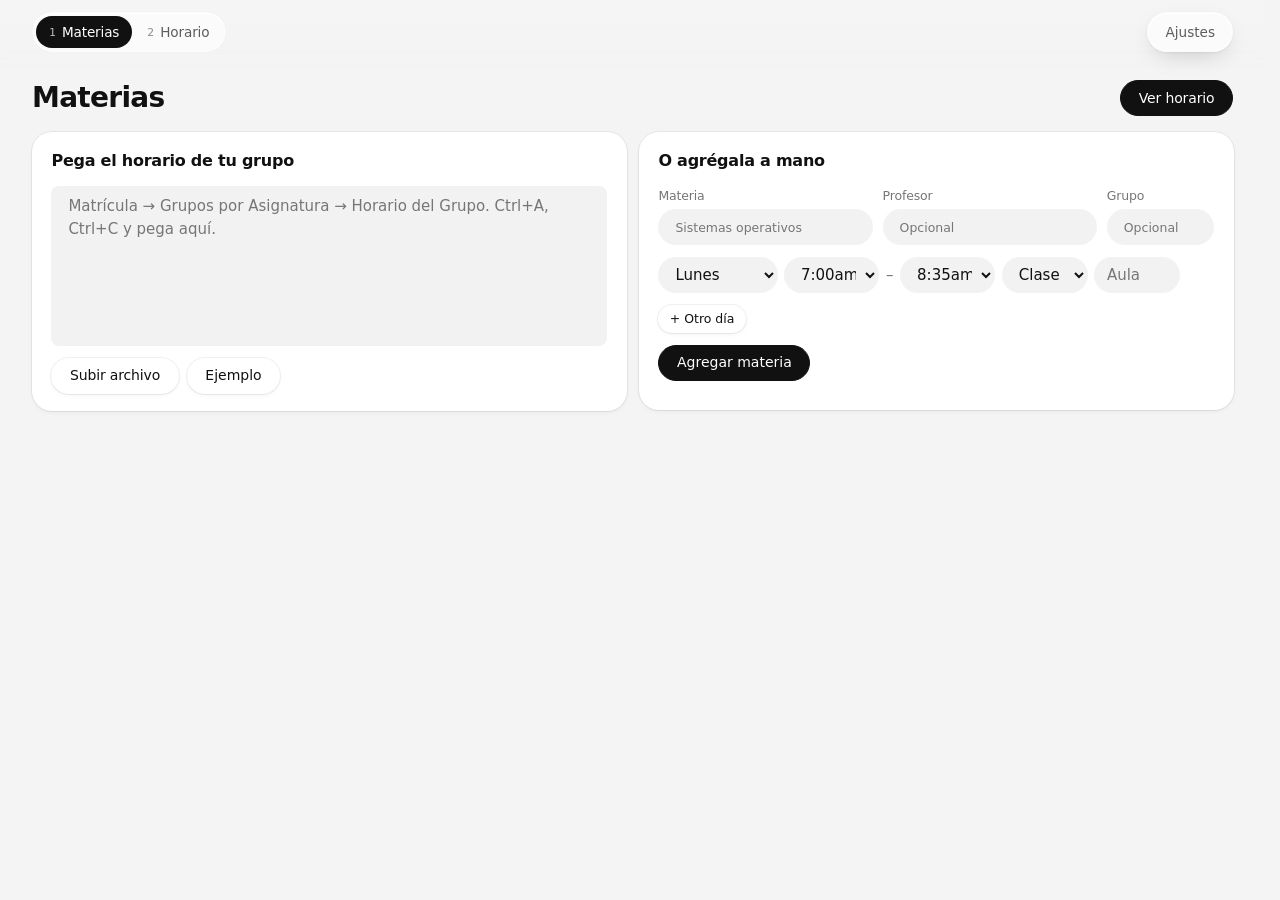
<file: index.html>
<!doctype html>
<html lang="es">
<head>
  <meta charset="utf-8">
  <!-- style-src-attr: SVG de Ajustes -->
  <meta http-equiv="Content-Security-Policy" content="default-src 'self'; script-src 'self'; style-src-elem 'self'; style-src-attr 'unsafe-inline'; img-src 'self' data:; object-src 'none'; base-uri 'none'; form-action 'none'">
  <meta name="viewport" content="width=device-width, initial-scale=1, viewport-fit=cover">
  <title>Horario</title>
  <meta name="description" content="Arma tu horario sin choques, ordenado según tus preferencias.">
  <meta name="color-scheme" content="light dark">
  <meta name="theme-color" content="#f4f4f4" media="(prefers-color-scheme: light)">
  <meta name="theme-color" content="#000000" media="(prefers-color-scheme: dark)">
  <link rel="stylesheet" href="css/style.css">
  <script src="js/tema.js"></script>
  <script type="module" src="js/main.js"></script>
  <!-- Evita la cascada de imports -->
  <link rel="modulepreload" href="js/ui.js">
  <link rel="modulepreload" href="js/busqueda.js">
  <link rel="modulepreload" href="js/carrusel.js">
  <link rel="modulepreload" href="js/deshacer.js">
  <link rel="modulepreload" href="js/elecciones.js">
  <link rel="modulepreload" href="js/filtros.js">
  <link rel="modulepreload" href="js/horario.js">
  <link rel="modulepreload" href="js/inspector.js">
  <link rel="modulepreload" href="js/manual.js">
  <link rel="modulepreload" href="js/materias.js">
  <link rel="modulepreload" href="js/calendario.js">
  <link rel="modulepreload" href="js/dom.js">
  <link rel="modulepreload" href="js/ajustes.js">
  <link rel="modulepreload" href="js/estado.js">
  <link rel="modulepreload" href="js/modelo.js">
  <link rel="modulepreload" href="js/entrada.js">
  <link rel="modulepreload" href="js/solver.js">
  <link rel="modulepreload" href="js/preferencias.js">
  <link rel="modulepreload" href="js/periodos.js">
  <link rel="modulepreload" href="js/resorte.js">
  <link rel="modulepreload" href="js/bits.js">
</head>
<body>
  <header>
    <nav aria-label="Pasos">
      <ol id="pasos" class="vidrio">
        <li class="pildora" aria-hidden="true"></li>
        <li><a href="#materias" aria-current="step"><span>Materias</span></a></li>
        <li><a href="#opciones"><span>Horario</span></a></li>
      </ol>
    </nav>
    <div class="herramientas vidrio">
      <button type="button" class="fantasma chico" commandfor="dialogo-ajustes" command="show-modal">Ajustes</button>
    </div>
  </header>

  <main>
    <section id="materias" aria-labelledby="t-materias">
      <div class="cabeza">
        <h2 id="t-materias" tabindex="-1">Materias</h2>
        <p class="acciones vidrio-movil"><a href="#opciones" class="boton">Ver horario</a></p>
      </div>
      <div id="grupos" class="fila grupos"></div>
      <div id="entrada">
        <div id="agregar" class="tarjeta agregar">
          <label for="pegar" class="titulo">Pega el horario de tu grupo</label>
          <textarea id="pegar" rows="3" placeholder="Matrícula → Grupos por Asignatura → Horario del Grupo. Ctrl+A, Ctrl+C y pega aquí."></textarea>
          <p class="fila">
            <label class="boton secundario">Subir archivo
              <input type="file" id="archivos" accept=".html,.htm,.json" multiple hidden>
            </label>
            <button type="button" id="ejemplo" class="secundario">Ejemplo</button>
          </p>
          <p id="msg-datos" role="status"></p>
        </div>
        <div id="a-mano" class="tarjeta agregar"></div>
      </div>
      <div id="contenido-materias"></div>
    </section>

    <section id="opciones" aria-labelledby="t-opciones" hidden>
      <div class="cabeza">
        <h2 id="t-opciones" tabindex="-1">Horario</h2>
        <p class="acciones vidrio-movil"><a href="#materias" class="boton secundario">Atrás</a></p>
      </div>
      <div id="contenido-opciones"></div>
    </section>

  </main>

  <!-- autofocus en el diálogo: en celular abría desplazado -->
  <dialog id="dialogo-ajustes" class="dialogo" aria-labelledby="ajustes-titulo" closedby="any" autofocus>
    <div class="dialogo-agarre" aria-hidden="true"></div>
    <h2 id="ajustes-titulo">Ajustes</h2>
    <div id="contenido-ajustes"></div>
    <form method="dialog" class="acciones"><button class="secundario">Listo</button></form>
  </dialog>

  <dialog id="dialogo-borrar" class="dialogo" role="alertdialog" aria-labelledby="borrar-titulo" closedby="any">
    <div class="dialogo-agarre" aria-hidden="true"></div>
    <h2 id="borrar-titulo">¿Borrar horarios y preferencias?</h2>
    <p>No se puede deshacer.</p>
    <form method="dialog" class="acciones">
      <button class="secundario" value="cancelar" autofocus>Cancelar</button>
      <button class="peligro" value="borrar">Borrar</button>
    </form>
  </dialog>

  <div id="tostada" class="tostada" role="status" aria-live="polite"></div>
</body>
</html>
</file>
<file: css/style.css>
/* Mobile-first. Claro/oscuro según el sistema. */

:root {
  --fondo: light-dark(#f4f4f4, #000);
  --superficie: light-dark(#fff, #161616);
  --suave: light-dark(#f2f2f2, #242424);
  --texto: light-dark(#111, #ececec);
  --tenue: light-dark(#5c5c5c, #a8a8a8);
  --apagado: light-dark(#767676, #8a8a8a); /* 4,5:1 */
  --borde: light-dark(#ececec, #232323);
  --borde-fuerte: light-dark(#d6d6d6, #3a3a3a);
  --entrada: light-dark(#949494, #5e5e5e); /* 3:1 */
  --invertido: light-dark(#111, #ececec);
  --invertido-texto: light-dark(#fff, #111);
  --ok: var(--texto);
  --error: light-dark(#c4321c, #f2938c);
  --mono: ui-monospace, "SF Mono", "JetBrains Mono", Menlo, Consolas, monospace;
  --curva-entrar: cubic-bezier(0.32, 0.72, 0, 1);
  --resorte: cubic-bezier(0.34, 1.45, 0.64, 1);
  /* Resorte 520/38, muestreado con linear() */
  --resorte-paso: linear(0, 0.04, 0.136, 0.258, 0.385, 0.508, 0.617, 0.711, 0.788, 0.85, 0.899, 0.935, 0.961, 0.98, 0.993, 1.001, 1.005, 1.008, 1.009, 1.009, 1.008, 1.007, 1.006, 1.005, 1.004, 1.003, 1.002, 1.001, 1);
  --dur-paso: 380ms;
  /* Resorte con rebote 300/19 */
  --resorte-rebote: linear(0, 0.055, 0.187, 0.358, 0.538, 0.707, 0.852, 0.965, 1.045, 1.095, 1.12, 1.125, 1.116, 1.098, 1.076, 1.054, 1.033, 1.016, 1.002, 0.993, 0.987, 0.985, 0.984, 0.986, 0.988, 0.991, 0.994, 0.996, 0.998, 1);
  --dur-rebote: 600ms;
  --vidrio-fondo: var(--superficie);
  --vidrio-brillo: inset 0 1px 0 light-dark(rgb(255 255 255 / .75), rgb(255 255 255 / .22)), inset 0 0 0 1px light-dark(rgb(255 255 255 / .4), rgb(255 255 255 / .09)), inset 0 -1px 1px light-dark(rgb(255 255 255 / .25), rgb(255 255 255 / .06));
  --vidrio-sombra: 0 8px 24px -8px light-dark(rgb(0 0 0 / .2), rgb(0 0 0 / .7)), 0 1px 3px light-dark(rgb(0 0 0 / .06), transparent);
  --sombra-alta: 0 18px 36px -18px rgb(0 0 0 / .28), 0 2px 6px -2px rgb(0 0 0 / .08);
  /* Borde de sombra */
  --sombra-borde:
    0 0 0 1px light-dark(oklch(0 0 0 / .06), oklch(1 0 0 / .08)),
    0 1px 2px -1px light-dark(oklch(0 0 0 / .06), transparent),
    0 2px 4px 0 light-dark(oklch(0 0 0 / .04), transparent);
  --sombra-borde-hover:
    0 0 0 1px light-dark(oklch(0 0 0 / .08), oklch(1 0 0 / .13)),
    0 1px 2px -1px light-dark(oklch(0 0 0 / .08), transparent),
    0 2px 4px 0 light-dark(oklch(0 0 0 / .06), transparent);
  --alto-tactil: 2.75rem; /* WCAG 2.5.5 */
  /* Radios concéntricos, con piso */
  --radio-tarjeta: 1.25rem;
  --relleno-tarjeta: 1rem;
  --radio-interior: max(.5rem, var(--radio-tarjeta) - var(--relleno-tarjeta));
  color-scheme: light dark;
}
:root[data-tema="claro"] { color-scheme: light; }
:root[data-tema="oscuro"] { color-scheme: dark; }
:root[data-movimiento="reducido"] *,
:root[data-movimiento="reducido"] ::before,
:root[data-movimiento="reducido"] ::after,
:root[data-movimiento="reducido"] ::backdrop {
  animation-duration: 1ms !important;
  animation-iteration-count: 1 !important;
  animation-delay: 0s !important;
  transition-duration: 1ms !important;
  transition-delay: 0s !important;
  scroll-behavior: auto !important;
}

@media (prefers-contrast: more) {
  :root { --borde: light-dark(#949494, #6b6b6b); --borde-fuerte: light-dark(#6b6b6b, #8a8a8a); --apagado: light-dark(#555, #bbb); --tenue: light-dark(#333, #ccc); }
}

*, *::before, *::after { box-sizing: border-box; }
[hidden] { display: none !important; }

html {
  background: var(--fondo);
  accent-color: var(--invertido);
  -webkit-text-size-adjust: 100%;
  text-size-adjust: 100%;
  -webkit-tap-highlight-color: transparent;
  -webkit-font-smoothing: antialiased;
  -moz-osx-font-smoothing: grayscale;
  /* Evita saltos al cambiar de paso */
  scrollbar-gutter: stable;
}

body {
  margin: 0;
  padding-inline: env(safe-area-inset-left, 0px) env(safe-area-inset-right, 0px);
  font: .9375rem/1.55 Inter, system-ui, -apple-system, "Segoe UI", Roboto, sans-serif;
  /* Cifras de ancho fijo */
  font-variant-numeric: tabular-nums;
  letter-spacing: -.01em;
  background: var(--fondo);
  color: var(--texto);
}

header, main {
  max-width: 80rem;
  margin-inline: auto;
  padding-inline: clamp(.75rem, 3vw, 2rem);
}
header {
  position: sticky;
  top: 0;
  z-index: 1;
  display: flex;
  flex-wrap: wrap;
  align-items: center;
  justify-content: space-between;
  gap: .5rem 1rem;
  padding-block: .75rem;
}
/* Sin barra: cápsulas de vidrio flotantes */
header::before {
  content: "";
  position: absolute;
  z-index: -1;
  inset: 0 calc(50% - 50vw) -1rem;
  background: linear-gradient(var(--fondo) 40%, transparent);
  pointer-events: none;
}
@supports (backdrop-filter: blur(1px)) {
  header::before {
    background: linear-gradient(color-mix(in srgb, var(--fondo) 70%, transparent) 30%, transparent);
    backdrop-filter: blur(6px);
    -webkit-backdrop-filter: blur(6px);
    mask-image: linear-gradient(#000 55%, transparent);
  }
}
@media (prefers-reduced-transparency: reduce) {
  header::before { inset-block-end: 0; background: var(--fondo); backdrop-filter: none; -webkit-backdrop-filter: none; mask-image: none; }
}

.vidrio, .vidrio-movil {
  --filtro-vidrio: blur(10px) saturate(180%);
}
.vidrio {
  border: 1px solid transparent; /* forced-colors */
  background: var(--vidrio-fondo);
  box-shadow: var(--vidrio-brillo), var(--vidrio-sombra);
  -webkit-backdrop-filter: var(--filtro-vidrio);
  backdrop-filter: var(--filtro-vidrio);
}
@supports (backdrop-filter: blur(1px)) {
  :root { --vidrio-fondo: color-mix(in srgb, var(--superficie) 60%, transparent); }
}
@media (prefers-reduced-transparency: reduce) {
  :root { --vidrio-fondo: var(--superficie); }
  .vidrio, .vidrio-movil { --filtro-vidrio: none; }
}
main { padding-bottom: max(2rem, env(safe-area-inset-bottom)); }

h2 { font-size: 1.45rem; font-weight: 600; letter-spacing: -.025em; line-height: 1.15; margin: 0; }
h2:focus { outline: none; }
h2, h3, legend, .titulo { text-wrap: balance; }
p, li, dd { text-wrap: pretty; }
h3, thead th {
  font-size: .68rem;
  font-weight: 600;
  letter-spacing: .08em;
  text-transform: uppercase;
  color: var(--texto);
}
h3 { margin: 0 0 .5rem; }
legend, .titulo { font-size: 1rem; font-weight: 600; letter-spacing: -.015em; color: var(--texto); }
label.titulo { display: block; }
* + h3 { margin-top: 1rem; }
p { color: var(--tenue); max-width: 38rem; margin: .6rem 0; }
small { color: var(--apagado); }
b { font-weight: 600; color: var(--texto); }
a { color: inherit; text-underline-offset: .2em; }
::selection { background: color-mix(in oklch, var(--texto), transparent 85%); }

/* Pasos como control segmentado */
#pasos {
  position: relative;
  isolation: isolate;
  display: flex;
  gap: .15rem;
  list-style: none;
  margin: 0;
  padding: .2rem;
  overflow-x: auto;
  scrollbar-width: none;
  counter-reset: paso;
  border-radius: 999px;
  max-width: 100%;
}
#pasos a {
  display: flex;
  align-items: center;
  gap: .4rem;
  min-height: 2rem;
  padding: .3rem .8rem;
  border-radius: 999px;
  text-decoration: none;
  color: var(--tenue);
  font-size: .85rem;
  white-space: nowrap;
  counter-increment: paso;
}
#pasos a::before { content: counter(paso) / ""; font: .7rem var(--mono); }
#pasos:not(.medido) a[aria-current] { color: var(--invertido-texto); }
/* Píldora: main.js le pone posición y ancho */
#pasos .pildora {
  position: absolute;
  z-index: -1;
  inset-block: .2rem;
  left: 0;
  width: 0;
  border-radius: 999px;
  background: var(--invertido);
  pointer-events: none;
  will-change: translate, width;
}
#pasos:not(.medido) a[aria-current] { background: var(--invertido); }
#pasos a::before { color: color-mix(in srgb, currentColor 70%, transparent); }
@media (hover: hover) { #pasos a:not([aria-current]):hover { --tenue: var(--texto); } }

.herramientas { display: flex; gap: .15rem; margin-inline-start: auto; padding: .2rem; border-radius: 999px; }
.herramientas > button { min-height: 2rem; padding: .3rem .8rem; font-size: .85rem; }
@media (hover: hover) { .herramientas > .fantasma:hover:not(:disabled) { color: var(--texto); } }

/* Diálogo; en celular, hoja desde abajo */
.dialogo {
  width: min(28rem, calc(100% - 2rem));
  max-height: calc(100dvh - 2rem);
  overflow-y: auto;
  overscroll-behavior: contain;
  padding: 1.25rem;
  border: 1px solid transparent; /* forced-colors */
  border-radius: var(--radio-tarjeta);
  background: var(--superficie);
  color: var(--texto);
  box-shadow: var(--sombra-borde), var(--sombra-alta);
}
.dialogo::backdrop {
  background: linear-gradient(light-dark(rgb(0 0 0 / .1), rgb(0 0 0 / .25)), light-dark(rgb(0 0 0 / .15), rgb(0 0 0 / .35)));
  backdrop-filter: blur(8px);
  -webkit-backdrop-filter: blur(8px);
}
@media (prefers-reduced-transparency: reduce) {
  .dialogo::backdrop { background: rgb(0 0 0 / .4); backdrop-filter: none; -webkit-backdrop-filter: none; }
}
.dialogo h2 { font-size: 1.1rem; margin: 0 0 .25rem; }
.dialogo > p { margin: 0 0 1rem; font-size: .875rem; color: var(--tenue); }
.dialogo form { margin: 0; }
.dialogo .acciones { justify-content: flex-end; margin: 1.25rem 0 0; }
.dialogo-agarre { display: none; }

/* Ajustes */
/* Acordeón: una sección abierta, con + / − */
#contenido-ajustes { margin-top: .75rem; }
.ajuste { border-top: 1px solid var(--borde); }
.ajuste:last-child { border-bottom: 1px solid var(--borde); }
.ajuste > summary {
  display: flex; align-items: center; justify-content: space-between; gap: 1rem;
  min-height: var(--alto-tactil); font-size: .9rem; font-weight: 500; color: var(--texto);
  list-style: none; cursor: pointer;
}
.ajuste > summary::-webkit-details-marker { display: none; }
.ajuste > summary::after {
  content: ""; flex: none; width: .75rem; height: .75rem; color: var(--tenue);
  background:
    linear-gradient(currentColor, currentColor) center / 100% 1.5px no-repeat,
    linear-gradient(currentColor, currentColor) center / 1.5px 100% no-repeat;
  transition: background-size 200ms var(--curva-entrar);
}
.ajuste[open] > summary::after { background-size: 100% 1.5px, 1.5px 0; }
@media (hover: hover) { .ajuste > summary:hover::after { color: var(--texto); } }
.ajuste > summary:focus-visible { outline-offset: -2px; border-radius: .375rem; }
/* Relleno: el recorte de la animación no come sombras ni foco */
.ajuste-cuerpo { display: grid; gap: .5rem; padding: 4px 4px 1rem; margin-inline: -4px; }
@supports (interpolate-size: allow-keywords) {
  @media (prefers-reduced-motion: no-preference) {
    .ajuste { interpolate-size: allow-keywords; }
    .ajuste::details-content { height: 0; overflow: clip; transition: height 250ms var(--curva-entrar), content-visibility 250ms allow-discrete; }
    .ajuste[open]::details-content { height: auto; }
  }
}
.dialogo label.opcion-tarjeta, label.opcion-tarjeta {
  display: flex;
  align-items: center;
  gap: .75rem;
  margin: 0;
  padding: .7rem .85rem;
  border: 1px solid transparent;
  border-radius: var(--radio-interior);
  box-shadow: var(--sombra-borde);
  font-size: .875rem;
  color: var(--tenue);
  cursor: pointer;
  transition: background-color 150ms ease, border-color 150ms ease, box-shadow 150ms ease-out;
}
.opcion-tarjeta > span { flex: 1; }
.opcion-tarjeta b { display: block; font-weight: 500; color: var(--texto); }
.opcion-tarjeta small { display: block; margin-top: .1rem; font-size: .78rem; line-height: 1.35; }
@media (hover: hover) { .opcion-tarjeta:hover { background: var(--suave); box-shadow: var(--sombra-borde-hover); } }
.opcion-tarjeta:has(:checked) { border-color: var(--texto); background: var(--suave); }
.opcion-tarjeta:has(:focus-visible) { outline: 2px solid var(--texto); outline-offset: 2px; }
.vistas { display: grid; grid-template-columns: repeat(3, 1fr); gap: .5rem; }
.vistas-2 { grid-template-columns: repeat(2, 1fr); }
.vistas-2 .mini svg { aspect-ratio: 84 / 40; }
.dialogo label.vista { position: relative; flex-direction: column; gap: .4rem; padding: .5rem .5rem .55rem; font-size: .78rem; font-weight: 500; text-align: center; }
.vista input { position: absolute; opacity: 0; pointer-events: none; }
.vista:has(:checked) { color: var(--texto); }
.mini { display: block; width: 100%; padding: .3rem; border-radius: max(.25rem, var(--radio-interior) - .5rem - 1px); background: var(--superficie); box-shadow: inset 0 0 0 1px var(--borde); }
.mini-tema { padding: 0; overflow: hidden; }
.mini svg { display: block; width: 100%; height: auto; }
.mini rect { fill: oklch(72% .12 var(--h)); }
.mini .g { fill: var(--borde-fuerte); }
.mini .fila { fill: var(--suave); }
.vista:not(:has(:checked)) .mini rect:not(.g, .fila) { fill: light-dark(oklch(85% .05 var(--h)), oklch(45% .07 var(--h))); }
.mini text { fill: var(--tenue); font: 600 13px var(--mono); text-anchor: middle; }
.vista:has(:checked) .mini text { fill: var(--texto); }

:is(.ajuste-switch, .ajuste-fila) {
  display: flex;
  align-items: center;
  justify-content: space-between;
  gap: 1rem;
  padding: .6rem 0;
  border-top: 1px solid var(--borde);
  font-size: .875rem;
  font-weight: 500;
}
.ajuste-switch { cursor: pointer; }
.ajuste-cuerpo > :is(.ajuste-switch, .ajuste-fila):first-child { border-top: 0; padding-top: 0; }
.ajuste-switch:has(:disabled) { cursor: default; }

/* Interruptor */
.switch {
  --ancho: 2.5rem;
  --alto: 1.5rem;
  --pulgar: calc(var(--alto) - 6px);
  --estirar: 0px;
  appearance: none;
  flex-shrink: 0;
  position: relative;
  width: var(--ancho);
  height: var(--alto);
  margin: 0;
  border: 1px solid transparent; /* forced-colors */
  border-radius: 999px;
  background: var(--entrada);
  cursor: pointer;
  transition: background-color 250ms ease;
}
.switch::before {
  content: "";
  position: absolute;
  top: 50%;
  left: 2px;
  width: calc(var(--pulgar) + var(--estirar));
  height: var(--pulgar);
  border-radius: 999px;
  background: #fff;
  box-shadow: 0 2px 6px rgb(0 0 0 / .15), 0 0 0 .5px rgb(0 0 0 / .04);
  translate: 0 -50%;
  transition: translate var(--dur-paso) var(--resorte-paso), width var(--dur-paso) var(--resorte-paso);
}
.switch:checked { background: var(--invertido); }
.switch:checked::before { background: var(--invertido-texto); translate: calc(var(--ancho) - 6px - var(--pulgar) - var(--estirar)) -50%; }
.switch:active:not(:disabled), label:active > .switch:not(:disabled) { --estirar: 6px; }
.switch:disabled { opacity: .5; cursor: default; }
@media (pointer: coarse) { .switch { --ancho: 3.1875rem; --alto: 1.9375rem; } }
@media (prefers-reduced-motion: reduce) { .switch, .switch::before { transition: none; } }
@media (forced-colors: active) { .switch:checked { forced-color-adjust: none; background: Highlight; } }

.peligro { background: var(--error); border-color: var(--error); color: var(--invertido-texto); }
.peligro-suave { color: var(--error); }
@media (hover: hover) { .peligro-suave:hover:not(:disabled) { border-color: var(--error); } }

/* Radio */
input[type="radio"] {
  appearance: none;
  flex-shrink: 0;
  width: 1rem;
  height: 1rem;
  margin: 0;
  border: 1px solid var(--entrada);
  border-radius: 50%;
  background: transparent;
  cursor: pointer;
  transition: border-width 150ms var(--curva-entrar);
}
input[type="radio"]:checked { border: 5px solid var(--invertido); background: var(--superficie); }
input[type="radio"]:focus-visible { outline: none; }
@media (forced-colors: active) {
  .materia:has(:checked) .materia-elegir::before { forced-color-adjust: none; background: Highlight; border-color: Highlight; }
  .materia:has(:checked) .materia-elegir::after { forced-color-adjust: none; background: HighlightText; }
  .opcion-tarjeta:has(:checked) { outline: 2px solid Highlight; }
  input[type="radio"]:checked { forced-color-adjust: none; background: Canvas; border-color: Highlight; }
}

/* Detalle de clase (celular) */
.hoja {
  --vidrio-fondo: color-mix(in srgb, var(--superficie) 82%, transparent);
  inset: auto .5rem max(.5rem, env(safe-area-inset-bottom)) .5rem;
  width: auto;
  margin: 0;
  padding: 1rem 1.15rem;
  border-radius: var(--radio-tarjeta);
  color: var(--texto);
  translate: 0 calc(100% + 1rem);
  transition: translate 240ms var(--curva-entrar), overlay 240ms allow-discrete, display 240ms allow-discrete;
}
.hoja:popover-open { translate: 0 0; transition-duration: var(--dur-rebote); transition-timing-function: var(--resorte-rebote); }
@starting-style { .hoja:popover-open { translate: 0 calc(100% + 1rem); } }
.hoja::backdrop { background: transparent; }
.hoja p { margin: .3rem 0 0; }
.hoja .titulo { margin: 0; }

.dialogo, .dialogo::backdrop {
  opacity: 0;
  transition: opacity 180ms ease, scale 180ms var(--curva-entrar), translate 240ms var(--curva-entrar), overlay 240ms allow-discrete, display 240ms allow-discrete;
}
.dialogo { scale: .96; }
.dialogo[open], .dialogo[open]::backdrop { opacity: 1; }
.dialogo[open] { scale: 1; transition-duration: 200ms, var(--dur-rebote); transition-timing-function: ease, var(--resorte-rebote); }
@starting-style {
  .dialogo[open], .dialogo[open]::backdrop { opacity: 0; }
  .dialogo[open] { scale: .96; }
}
/* Celular: hoja desde abajo */
@media (width < 37.5rem) {
  .dialogo {
    width: 100%;
    max-width: 100%;
    max-height: 90dvh;
    margin: auto 0 0;
    padding-bottom: calc(1.25rem + env(safe-area-inset-bottom, 0px));
    border-bottom: 0;
    border-radius: var(--radio-tarjeta) var(--radio-tarjeta) 0 0;
    opacity: 1;
    scale: none;
    translate: 0 100%;
  }
  .dialogo[open] { scale: none; translate: 0 0; transition: translate var(--dur-paso) var(--resorte-paso); }
  @starting-style { .dialogo[open] { translate: 0 100%; } }
  .dialogo[data-arrastrando] { transition: none; }
  .dialogo-agarre { display: block; position: absolute; inset: 0 0 auto; height: 1.25rem; touch-action: none; cursor: grab; }
  .dialogo-agarre::before {
    content: "";
    position: absolute;
    top: 6px;
    left: 50%;
    width: 36px;
    height: 5px;
    translate: -50% 0;
    border-radius: 999px;
    background: var(--borde-fuerte);
  }
  .dialogo h2 { touch-action: none; }
  .dialogo .acciones { flex-direction: column-reverse; }
  .dialogo .acciones > button { width: 100%; min-height: var(--alto-tactil); }
}
@media (prefers-reduced-motion: reduce) {
  .hoja, .hoja:popover-open { translate: none; transition: opacity 200ms ease, overlay 200ms allow-discrete, display 200ms allow-discrete; opacity: 0; }
  .hoja:popover-open { opacity: 1; }
  @starting-style { .hoja:popover-open { opacity: 0; } }
  .dialogo, .dialogo[open] { scale: none; translate: none; transition: opacity 200ms ease, overlay 200ms allow-discrete, display 200ms allow-discrete; }
  @starting-style { .dialogo[open] { translate: none; } }
}

/* Inspector de una clase; en celular usa la hoja */
.inspector { --vidrio-fondo: color-mix(in srgb, var(--superficie) 92%, transparent); color: var(--texto); font-size: .85rem; }
.inspector.flotante {
  position: fixed; inset: auto; margin: 0;
  width: min(20rem, calc(100vw - 1rem)); max-height: calc(100dvh - 1rem); overflow-y: auto;
  padding: .9rem 1rem 1rem; border-radius: var(--radio-tarjeta);
  opacity: 0; scale: .97;
  transition: opacity 150ms ease, scale 200ms var(--curva-entrar), overlay 150ms allow-discrete, display 150ms allow-discrete;
}
.inspector.flotante:popover-open { opacity: 1; scale: 1; }
@starting-style { .inspector.flotante:popover-open { opacity: 0; scale: .97; } }
.inspector p { margin: .3rem 0 0; color: var(--tenue); }
.inspector .titulo { margin: 0; color: var(--texto); font-weight: 600; }
.inspector .quien { font-size: .78rem; }
.inspector .bloques { list-style: none; margin: .6rem 0 0; padding: 0; display: grid; gap: .15rem; font-size: .78rem; color: var(--tenue); }
.inspector .bloques b { font: 500 .75rem var(--mono); }
.inspector .fila { margin-top: .75rem; }
.inspector h3 { margin: 1rem 0 .4rem; color: var(--apagado); }
.alternativas { list-style: none; margin: 0; padding: 0; display: grid; gap: .25rem; }
.alternativa {
  display: grid; justify-items: start; justify-content: start; gap: .05rem; width: 100%; min-height: 0;
  padding: .45rem .65rem; border: 0; border-radius: var(--radio-interior);
  background: var(--suave); color: var(--texto); font-weight: 400; font-size: .82rem; text-align: left; white-space: normal;
}
.alternativa b { font: 500 .8rem var(--mono); }
.alternativa small { font-size: .72rem; }
@media (hover: hover) { .alternativa:hover { box-shadow: var(--sombra-borde-hover); background: var(--superficie); } }
:is(button, .boton).alternativa:active:not(:disabled) { scale: .98; }

/* Cabeza de cada paso */
.cabeza {
  display: flex;
  flex-wrap: wrap;
  align-items: center;
  justify-content: space-between;
  gap: .75rem 1rem;
  margin: 1rem 0;
}
.cabeza p { margin: .3rem 0 0; }
.cabeza .acciones { margin: 0; }

/* Tarjetas */
.tarjeta {
  background: var(--superficie);
  border: 1px solid transparent; /* forced-colors */
  box-shadow: var(--sombra-borde);
  border-radius: var(--radio-tarjeta);
  padding: var(--relleno-tarjeta) 1.15rem;
  min-width: 0;
}
.tarjeta > :first-child { margin-top: 0; }
.tarjeta > :last-child { margin-bottom: 0; }
main section > .tarjeta, #contenido-opciones > *, #contenido-materias > * { margin-bottom: .75rem; }

/* Controles */
button, .boton {
  display: inline-flex;
  align-items: center;
  justify-content: center;
  gap: .4rem;
  min-height: 2.25rem;
  font: inherit;
  font-size: .875rem;
  font-weight: 500;
  line-height: 1.25;
  padding: .4rem 1.1rem;
  border: 1px solid var(--invertido);
  border-radius: 999px;
  background: var(--invertido);
  color: var(--invertido-texto);
  text-decoration: none;
  white-space: nowrap;
  cursor: pointer;
  transition: scale 150ms var(--curva-entrar);
}
.secundario {
  background: var(--superficie);
  color: var(--texto);
  border-color: transparent;
  box-shadow: var(--sombra-borde);
  transition-property: scale, box-shadow;
}
@media (hover: hover) { .secundario:hover:not(:disabled) { background: var(--suave); box-shadow: var(--sombra-borde-hover); } }
:is(button, .boton):active:not(:disabled) { scale: .97; transition-duration: 100ms; }
.fantasma { background: transparent; color: var(--tenue); border-color: transparent; }
@media (hover: hover) { .fantasma:hover:not(:disabled) { color: var(--error); background: var(--suave); } }
.chico { min-height: 1.75rem; padding: .2rem .65rem; font-size: .78rem; }
button:disabled { opacity: .35; cursor: not-allowed; }
:focus-visible { outline: 2px solid var(--texto); outline-offset: 2px; }

textarea, select, input:not([type="checkbox"], [type="radio"]) {
  font: inherit;
  color: inherit;
  background: var(--suave);
  border: 1px solid transparent;
  border-radius: 999px;
  padding: .5rem 1rem;
  max-width: 100%;
}
/* Mismo alto que los botones */
select, input:not([type="checkbox"], [type="radio"], [type="file"]) { height: 2.25rem; padding-block: 0; line-height: 1.25; }
textarea {
  display: block;
  width: 100%;
  min-height: 4.5rem;
  max-height: 12rem;
  margin: .4rem 0;
  border-radius: var(--radio-interior);
  field-sizing: content;
  resize: none;
}
@supports not (field-sizing: content) { textarea { resize: vertical; } }
::placeholder { color: var(--apagado); }
:is(textarea, select, input):focus-visible { border-color: var(--entrada); background: var(--superficie); outline: none; }
:is(textarea, select, input):user-invalid { border-color: var(--error); }

/* 16px: evita el zoom de Safari iOS */
@media (pointer: coarse) {
  button, .boton { min-height: var(--alto-tactil); }
  .chico { min-height: 2.5rem; }
  #pasos a { min-height: var(--alto-tactil); }
  textarea, select, input:not([type="checkbox"], [type="radio"]) { min-height: var(--alto-tactil); font-size: max(16px, 1rem); }
  select, input:not([type="checkbox"], [type="radio"], [type="file"]) { height: var(--alto-tactil); }
  .herramientas > button { min-height: var(--alto-tactil); }
}

fieldset { border: 0; margin: 0; padding: 0; min-width: 0; }
fieldset.tarjeta { border: 1px solid transparent; padding: var(--relleno-tarjeta) 1.15rem; }
legend { float: left; width: 100%; margin-bottom: .35rem; padding: 0; }
legend + * { clear: both; }
/* Grupos cargados */
.grupos:empty { display: none; }
#a-mano:empty { display: none; }
.grupos { margin: 0 0 .75rem; gap: .35rem; }
.grupo {
  display: inline-flex;
  align-items: center;
  gap: .15rem;
  min-height: 1.75rem;
  padding: 0 .2rem 0 .7rem;
  border-radius: 999px;
  box-shadow: var(--sombra-borde);
  background: var(--superficie);
  font: 500 .78rem var(--mono);
}
.quitar {
  min-height: 0; width: 1.4rem; height: 1.4rem; padding: 0;
  border: 0; background: none; color: var(--apagado); font-size: 1rem; line-height: 1;
}
@media (hover: hover) { .quitar:hover { background: var(--suave); color: var(--error); } }
@media (pointer: coarse) { .grupo { min-height: 2.5rem; } .quitar { width: 2rem; height: 2rem; } }

/* Formularios de entrada */
#entrada {
  display: grid; gap: .75rem; margin-bottom: .75rem; align-items: stretch;
  grid-template-columns: repeat(auto-fit, minmax(min(100%, 24rem), 1fr));
}
#entrada .tarjeta { margin: 0; }
#agregar { display: flex; flex-direction: column; }
.agregar > .titulo { margin: 0 0 .75rem; }
#agregar textarea { flex: 1; max-height: none; min-height: 6rem; margin: 0; }
#agregar > .fila { margin: .75rem 0 0; }
#msg-datos { margin: .5rem 0 0; }
#agregar #msg-datos:empty { display: none; }

/* Materia a mano: grilla medida por el ancho de la tarjeta */
#a-mano { container-type: inline-size; }
.form-manual { display: grid; gap: .75rem; }
.form-manual p { margin: 0; }
.campos-manual { display: grid; grid-template-columns: repeat(2, minmax(0, 1fr)); gap: .6rem; }
.campos-manual > :first-child { grid-column: 1 / -1; }
.campo { display: grid; gap: .25rem; font-size: .78rem; color: var(--apagado); }
.campo input { width: 100%; color: var(--texto); }
.bloques-manual { display: grid; gap: .75rem; }
.bloque-manual > * { min-width: 0; width: 100%; }
.bloque-manual select { padding-inline: .55rem 0; }
.bloque-manual input { padding-inline: .75rem; }
.bloque-manual > span { color: var(--apagado); text-align: center; }
.bloque-manual > .quitar { width: 1.75rem; justify-self: center; }
/* Angosta */
.bloque-manual {
  display: grid; gap: .4rem; align-items: center;
  grid-template-columns: repeat(3, minmax(0, 1fr)) 1.75rem;
  grid-template-areas: "dia dia tipo x" "desde hasta aula aula";
}
.bloque-manual > :nth-child(1) { grid-area: dia; }
.bloque-manual > :nth-child(2) { grid-area: desde; }
.bloque-manual > :nth-child(3) { display: none; }
.bloque-manual > :nth-child(4) { grid-area: hasta; }
.bloque-manual > :nth-child(5) { grid-area: tipo; }
.bloque-manual > :nth-child(6) { grid-area: aula; }
.bloque-manual > .quitar { grid-area: x; }
/* Ancha */
@container (min-width: 34rem) {
  .campos-manual { grid-template-columns: minmax(0, 2fr) minmax(0, 2fr) minmax(0, 1fr); }
  .campos-manual > :first-child { grid-column: auto; }
  .bloques-manual { gap: .4rem; }
  .bloque-manual {
    grid-template-columns: minmax(0, 1.25fr) minmax(0, 1fr) .5rem minmax(0, 1fr) minmax(0, .9fr) minmax(0, .9fr) 1.75rem;
    grid-template-areas: "dia desde g hasta tipo aula x";
  }
  .bloque-manual > :nth-child(3) { display: block; grid-area: g; }
  .bloque-manual select { padding-inline: .75rem .4rem; }
}
.bloque-manual:only-child .quitar { visibility: hidden; }

/* Filtros del horario */
.filtros > summary { display: none; }
.filtros-cuerpo { display: flex; flex-wrap: wrap; gap: .6rem 1.5rem; align-items: center; }
.filtro { display: flex; flex-wrap: wrap; gap: .35rem; align-items: center; }
.chip-quitar {
  min-height: 1.85rem; padding: .25rem .6rem .25rem .75rem; gap: .35rem;
  font-size: .82rem; font-weight: 400;
  background: var(--suave); color: var(--texto); border-color: transparent;
}
.chip-quitar > span { color: var(--apagado); font-size: 1rem; line-height: 1; }
@media (hover: hover) { .chip-quitar:hover > span { color: var(--error); } }
@media (max-width: 47.99rem) {
  .filtros { padding-block: .6rem; }
  .filtros > summary {
    display: flex; align-items: center; gap: .5rem;
    min-height: var(--alto-tactil); font-weight: 600; cursor: pointer; list-style: none;
  }
  .filtros > summary::-webkit-details-marker { display: none; }
  .filtros > summary::after { content: "▾"; margin-left: auto; color: var(--apagado); transition: rotate 150ms; }
  .filtros[open] > summary::after { rotate: 180deg; }
  .filtros[open] > summary { margin-bottom: .5rem; }
  .filtros-cuerpo { flex-direction: column; align-items: flex-start; }
  .filtros-cuerpo > .conmutador { align-self: stretch; justify-content: space-between; }
}
.insignia {
  display: inline-grid; place-items: center; min-width: 1.25rem; height: 1.25rem; padding: 0 .3rem;
  border-radius: 999px; background: var(--invertido); color: var(--invertido-texto); font: 600 .7rem var(--mono);
}


.conmutador { display: inline-flex; align-items: center; gap: .6rem; font-size: .85rem; cursor: pointer; }

/* Grupo de otro período o sede */
.grupo.distinto { box-shadow: 0 0 0 1px var(--error); color: var(--error); }

/* Materias */
.materias { display: grid; grid-template-columns: repeat(auto-fill, minmax(min(100%, 16rem), 1fr)); gap: .5rem; }
.materia {
  border: 1px solid transparent;
  border-radius: var(--radio-interior);
  box-shadow: var(--sombra-borde);
  transition: background-color 150ms, border-color 150ms, box-shadow 150ms ease-out, scale 100ms var(--curva-entrar);
}
.materia-elegir {
  position: relative;
  display: flex;
  align-items: flex-start;
  gap: .75rem;
  padding: .75rem .85rem;
  cursor: pointer;
}
.materia input { position: absolute; opacity: 0; pointer-events: none; }
.materia-elegir::before {
  content: "";
  flex: none;
  width: 1.15rem; height: 1.15rem;
  border: 1.5px solid var(--borde-fuerte);
  border-radius: 50%;
  transition: background-color 150ms, border-color 150ms;
}
.materia:has(:checked) .materia-elegir::before { border-color: var(--invertido); background: var(--invertido); }
.materia:has(:checked) .materia-elegir::after {
  content: "";
  position: absolute;
  left: .85rem; top: .75rem;
  width: 1.15rem; height: 1.15rem;
  background: var(--invertido-texto);
  mask: center / .7rem no-repeat url("data:image/svg+xml,%3Csvg xmlns='http://www.w3.org/2000/svg' viewBox='0 0 12 12'%3E%3Cpath d='M2.5 5.8 5 8.1l4.5-5' fill='none' stroke='black' stroke-width='1.8' stroke-linecap='round' stroke-linejoin='round'/%3E%3C/svg%3E");
}
.materia-elegir > span { display: flex; align-items: baseline; gap: .5rem; flex: 1; min-width: 0; }
.materia b { flex: 1; font-weight: 500; font-size: .875rem; line-height: 1.15rem; color: var(--tenue); }
.materia small { flex: none; margin-left: auto; font-size: .75rem; color: var(--apagado); font-variant-numeric: tabular-nums; white-space: nowrap; }
.materia:has(:checked) { background: var(--suave); box-shadow: none; }
.materia:has(:checked) b { color: var(--texto); }
.profes-materia {
  display: flex; flex-wrap: wrap; gap: .3rem;
  margin: -.2rem 0 0; padding: 0 .85rem .7rem 2.75rem; list-style: none;
}
.profe-chip {
  min-height: 1.6rem; padding: .15rem .6rem;
  font-size: .75rem; font-weight: 400;
  background: var(--superficie); color: var(--texto); border-color: transparent;
  box-shadow: var(--sombra-borde);
}
.profe-chip[data-estado="quiero"] { background: var(--invertido); color: var(--invertido-texto); box-shadow: none; }
.profe-chip[data-estado="quiero"]::before { content: "★ "; }
.profe-chip[data-estado="no"] { background: transparent; box-shadow: none; color: var(--apagado); text-decoration: line-through; }
.profe-chip[data-fuera="true"] { color: var(--apagado); box-shadow: none; background: transparent; }
.profes-materia[inert] { opacity: .45; }
@media (hover: hover) { .profe-chip:hover { box-shadow: var(--sombra-borde-hover); } }
@media (pointer: coarse) { .profe-chip { min-height: 2.25rem; } }
.materia:has(:focus-visible) { outline: 2px solid var(--texto); outline-offset: 2px; }
.materia:has(.materia-elegir:active) { scale: .98; }
@media (hover: hover) { .materia:not(:has(:checked)):hover { background: var(--suave); box-shadow: var(--sombra-borde-hover); } }

.fila { display: flex; flex-wrap: wrap; gap: .5rem; align-items: center; }
.acciones { display: flex; gap: .5rem; max-width: none; }

.lista { list-style: none; padding: 0; margin: 0; }
.lista li {
  display: flex;
  justify-content: space-between;
  align-items: center;
  gap: .5rem;
  padding: .5rem 0;
  border-bottom: 1px solid var(--borde);
  font-size: .875rem;
  color: var(--tenue);
}
.lista li:last-child { border-bottom: 0; }
.lista li > span { min-width: 0; overflow-wrap: anywhere; }
.vacio { color: var(--apagado) !important; }
.ok { color: var(--ok); }
.error { color: var(--error); }

/* Opciones */
.horario-cabeza {
  display: flex;
  flex-wrap: wrap;
  align-items: center;
  justify-content: space-between;
  gap: .5rem 1.5rem;
  margin-bottom: .9rem;
}
/* Carrusel de opciones */
.carrusel {
  display: grid;
  grid-auto-flow: column;
  grid-auto-columns: 100%;
  align-items: start;
  gap: .75rem;
  overflow-x: auto;
  /* Evita desplazamiento vertical */
  overflow-y: hidden;
  overscroll-behavior-x: contain;
  scroll-snap-type: x mandatory;
  scrollbar-width: none;
  padding-block: .25rem 1.75rem;
  padding-inline: 1px;
  margin-inline: -1px;
  scroll-padding-inline: 1px;
  transition: height var(--dur-paso) var(--resorte-paso);
}
#contenido-opciones > .carrusel { margin-block: -.25rem -1rem; }
@media (pointer: fine) { .carrusel { cursor: grab; } }
.carrusel.arrastrando { cursor: grabbing; scroll-snap-type: none; user-select: none; }
.carrusel.animando { scroll-snap-type: none; }
.carrusel::-webkit-scrollbar { display: none; }
@media (max-width: 47.99rem) { .carrusel { grid-auto-columns: calc(100% - 1.75rem); } }
.diapositiva {
  scroll-snap-align: start;
  scroll-snap-stop: always;
  content-visibility: auto;
  contain-intrinsic-size: auto 30rem;
}
/* Profundidad atada al scroll */
@supports (animation-timeline: view()) {
  @media (prefers-reduced-motion: no-preference) {
    .diapositiva { animation: profundidad linear both; animation-timeline: view(inline); }
  }
}
@keyframes profundidad {
  0%, 100% { scale: .98; opacity: .55; box-shadow: var(--sombra-borde); }
  50% { scale: 1; opacity: 1; box-shadow: var(--sombra-borde), var(--sombra-alta); }
}
.cifras { display: flex; flex-wrap: wrap; gap: .25rem 1.25rem; list-style: none; padding: 0; margin: 0; }
.cifras li { font-size: .82rem; color: var(--tenue); }
.cifras b { font: 500 1.05rem var(--mono); }
.etiqueta { display: inline-grid; }
.etiqueta > * { grid-area: 1 / 1; }
.fuera { visibility: hidden; }

/* Número rodante */
.num { display: inline-block; text-align: end; }
.rodante { display: inline-flex; height: 1.1em; line-height: 1.1; overflow: clip; overflow-clip-margin: .08em; }
.digito {
  display: flex;
  flex-direction: column;
  translate: 0 calc(var(--d, 0) * -1.1em);
  transition: translate 550ms var(--resorte) calc(var(--i, 0) * 45ms);
}
.oculto { position: absolute; width: 1px; height: 1px; overflow: hidden; clip-path: inset(50%); white-space: nowrap; }

.icono { display: block; width: 1rem; height: 1rem; }
.icono svg { display: block; width: 100%; height: 100%; fill: none; stroke: currentColor; stroke-width: 1.4; stroke-linecap: round; stroke-linejoin: round; }

.navegar { display: flex; align-items: center; gap: .75rem; }
.navegar p { margin: 0; display: flex; flex-direction: column; text-align: center; min-width: 5.5rem; }
.navegar p b { font-size: 1.6rem; font-weight: 500; letter-spacing: -.03em; line-height: 1.1; }
.navegar p b small { font-size: .85rem; letter-spacing: 0; font-weight: 400; }
.navegar button {
  width: var(--alto-tactil);
  height: var(--alto-tactil);
  padding: 0;
  font-size: 1rem;
  background: var(--superficie);
  color: var(--texto);
  border-color: transparent;
  box-shadow: var(--sombra-borde);
  transition-property: scale, box-shadow;
}
/* Chevron dibujado, corrido medio punto hacia la punta */
.navegar button::before {
  content: "";
  width: .8rem; height: .8rem;
  background: currentColor;
  mask: center / contain no-repeat url("data:image/svg+xml,%3Csvg xmlns='http://www.w3.org/2000/svg' viewBox='0 0 12 12'%3E%3Cpath d='M7.25 2.25 3.5 6l3.75 3.75' fill='none' stroke='black' stroke-width='1.6' stroke-linecap='round' stroke-linejoin='round'/%3E%3C/svg%3E");
}
.navegar button:last-child::before { scale: -1 1; }
@media (hover: hover) { .navegar button:hover:not(:disabled) { background: var(--suave); box-shadow: var(--sombra-borde-hover); } }

/* Color por materia */
.clase {
  background: light-dark(oklch(93% 0.045 var(--h)), oklch(30% 0.05 var(--h)));
  forced-color-adjust: none;
}

.grilla, .tabla { overflow-x: auto; margin: 0; }

/* Bordes difusos solo donde queda por desplazar */
@property --fade-ini { syntax: "<length>"; inherits: false; initial-value: 0px; }
@property --fade-fin { syntax: "<length>"; inherits: false; initial-value: 0px; }
@keyframes bordes {
  0% { --fade-ini: 0px; --fade-fin: 2rem; }
  10%, 90% { --fade-ini: 2rem; --fade-fin: 2rem; }
  100% { --fade-ini: 2rem; --fade-fin: 0px; }
}
@supports (animation-timeline: scroll()) {
  #pasos, .tabla, .grilla {
    mask: linear-gradient(to right, #0000, #000 var(--fade-ini) calc(100% - var(--fade-fin)), #0000);
    animation: bordes linear both;
    animation-timeline: scroll(self inline);
  }
  /* La columna de horas es fija: sin borde inicial */
  .grilla { mask: linear-gradient(to right, #000 calc(100% - var(--fade-fin)), #0000); }
}
table { border-collapse: collapse; width: 100%; font-size: .85rem; }
th, td { border-bottom: 1px solid var(--borde); padding: .45rem .5rem; text-align: left; vertical-align: top; }
thead th { color: var(--apagado); font-size: .62rem; border-bottom-color: var(--borde-fuerte); }
.grilla table { table-layout: fixed; min-width: 40rem; }
.grilla :is(th, td) { border: 1px solid var(--borde); }
.grilla tr > :first-child { border-left: 0; }
.grilla tr > :last-child { border-right: 0; }
.grilla thead th { border-top: 0; border-bottom-color: var(--borde-fuerte); }
.grilla tbody tr:last-child > * { border-bottom: 0; }
.tabla tbody tr:last-child > * { border-bottom: 0; }
.grilla td { font-size: .75rem; line-height: 1.25; }
.grilla tbody tr { height: var(--fila, 2.9rem); }
.grilla td.clase { position: relative; padding: 0; }
/* Clases que chocan: columnas dentro de una celda */
.grilla td.solape { position: relative; padding: 0; }
.grilla .solape > .clase { position: absolute; box-shadow: inset 1px 0 var(--borde), inset 0 1px var(--borde); }
.grilla { position: relative; }
.grilla .clase[tabindex] { cursor: pointer; }
.grilla .clase:focus-visible { outline: 2px solid var(--texto); outline-offset: -2px; }
@media (hover: hover) { .grilla .clase[tabindex]:hover .caja { box-shadow: inset 0 0 0 1.5px color-mix(in oklch, oklch(55% .12 var(--h)), transparent 40%); } }
.clase.saliendo { opacity: .3; transition: opacity 150ms; }
/* Otra sección dibujada encima, sin recalcular */
.fantasma-clase {
  position: absolute; z-index: 2; display: grid; align-content: start; gap: .1rem;
  padding: .35rem .45rem; overflow: hidden; pointer-events: none;
  border: 1.5px dashed oklch(55% .12 var(--h)); border-radius: .25rem;
  background: color-mix(in oklch, light-dark(oklch(93% .045 var(--h)), oklch(30% .05 var(--h))), transparent 15%);
  font-size: .7rem; line-height: 1.2;
  animation: aparecer 150ms ease;
}
.fantasma-clase b { font-family: var(--mono); }
@keyframes aparecer { from { opacity: 0; } }
.grilla .caja { position: absolute; inset: 0; padding: .45rem .5rem; overflow: hidden; overflow-wrap: break-word; }
.grilla .caja .nombre { display: -webkit-box; -webkit-box-orient: vertical; -webkit-line-clamp: 2; overflow: hidden; }
.grilla .breve .caja .nombre { -webkit-line-clamp: 1; }
.grilla .caja .completo { display: block; white-space: nowrap; overflow: hidden; text-overflow: ellipsis; }
/* Todas las filas miden dos líneas */
.grilla th[scope="row"] { width: 5rem; font: 600 .8rem/1.25 var(--mono); color: var(--texto); white-space: nowrap; }
.grilla th[scope="row"] .hasta { display: block; font-weight: 400; font-size: .68rem; color: var(--apagado); }
.grilla th[scope="row"] .sr { position: absolute; width: 1px; height: 1px; overflow: hidden; clip-path: inset(50%); }
.grilla :is(th[scope="row"], thead th:first-child) { position: sticky; left: 0; z-index: 1; background: var(--superficie); }
.sigla, .corto, .sigla-leyenda { display: none; }
.grilla td b, .por-dia b { display: block; }

.por-dia { list-style: none; padding: 0; margin: 0; }
.por-dia > li + li { margin-top: 1rem; }
.por-dia ul { list-style: none; padding: 0; margin: .4rem 0 0; }
.por-dia ul li { border-radius: var(--radio-interior); padding: .6rem .8rem; margin-bottom: .35rem; font-size: .9rem; }
.por-dia .hora { font: .72rem var(--mono); color: var(--tenue); }

/* Grilla: según Ajustes en celular */
.por-dia { display: none; }
@media (max-width: 47.99rem) and (orientation: portrait) {
  [data-vista="lista"] .grilla { display: none; }
  [data-vista="lista"] .por-dia { display: block; }
}
@media (max-width: 47.99rem) {
  /* Lateral */
  [data-vista="lateral"] .grilla { overscroll-behavior-x: contain; }
  /* Compacta */
  [data-vista="compacta"] .grilla { overflow: visible; }
  [data-vista="compacta"] .grilla table { min-width: 0; }
  [data-vista="compacta"] .grilla :is(th, td, .caja) { padding: .3rem .15rem; }
  [data-vista="compacta"] .grilla { --fila: 2.4rem; }
  [data-vista="compacta"] .grilla td.clase { padding: 0; }
  [data-vista="compacta"] .grilla thead th { text-align: center; letter-spacing: .02em; }
  [data-vista="compacta"] .grilla th[scope="row"] { width: 2.5rem; font-size: .6rem; text-align: right; padding-inline-end: .3rem; }
  [data-vista="compacta"] .grilla :is(.hasta, .completo) { display: none; }
  [data-vista="compacta"] .grilla td { font-size: .62rem; text-align: center; overflow-wrap: anywhere; }
  [data-vista="compacta"] .grilla .clase { cursor: pointer; }
  [data-vista="compacta"] .grilla :is(.sigla, .corto) { display: block; }
  [data-vista="compacta"] .grilla .sigla { font-family: var(--mono); letter-spacing: -.02em; }
  [data-vista="compacta"] .grilla .nombre {
    position: absolute; width: 1px; height: 1px; overflow: hidden; clip-path: inset(50%); white-space: nowrap;
  }
  [data-vista="compacta"] .sigla-leyenda { display: inline; font: .7rem var(--mono); }
}
@media (min-width: 48rem) {
  h2 { font-size: 1.75rem; }
}

.aviso {
  background: var(--suave);
  border: 1px dashed var(--borde-fuerte);
  padding: .7rem 1rem;
  border-radius: var(--radio-interior);
  color: var(--texto);
  max-width: none;
}
/* Buscando */
.cargando { animation: fundir 200ms 200ms both; }
.cargando p { color: var(--apagado); margin-top: 0; }
.esqueleto {
  height: 14rem;
  border-radius: var(--radio-interior);
  background:
    repeating-linear-gradient(to bottom, transparent 0 2.2rem, var(--borde) 2.2rem calc(2.2rem + 1px)),
    linear-gradient(var(--suave), var(--suave));
}
.pendiente { padding-block: 1.5rem; }
.pendiente p { margin: 0 0 1rem; }
/* Recalculando */
#contenido-opciones { transition: opacity 200ms ease; }
#contenido-opciones[aria-busy="true"] { opacity: .45; transition-delay: 120ms; }
#opciones:has(#contenido-opciones[aria-busy="true"]) h2::after {
  content: "";
  display: inline-block;
  width: .85rem; height: .85rem;
  margin-left: .6rem;
  vertical-align: .1em;
  border: 2px solid var(--borde-fuerte);
  border-top-color: var(--texto);
  border-radius: 50%;
  animation: esperar 300ms step-end, girar 800ms linear infinite;
}
@keyframes esperar { from, to { opacity: 0; } }
@keyframes girar { to { rotate: 1turn; } }
@keyframes latir { 50% { opacity: .3; } }

#materias { position: relative; }
.soltando::after {
  content: "Suelta para cargar";
  position: absolute;
  inset: 0;
  display: grid;
  place-items: center;
  border-radius: inherit;
  background: color-mix(in srgb, var(--superficie) 88%, transparent);
  font-weight: 600;
  pointer-events: none;
}

/* Aviso con deshacer */
.tostada {
  position: fixed;
  z-index: 2;
  left: 50%;
  bottom: max(1rem, env(safe-area-inset-bottom));
  translate: -50% 0;
  width: max-content;
  max-width: calc(100% - 2rem);
}
.tostada > div {
  display: flex;
  align-items: center;
  gap: .75rem;
  padding: .4rem .4rem .4rem 1rem;
  border-radius: 999px;
  background: var(--invertido);
  color: var(--invertido-texto);
  font-size: .875rem;
  box-shadow: var(--vidrio-brillo), var(--sombra-alta);
  transition: translate var(--dur-rebote) var(--resorte-rebote), opacity 200ms ease;
}
@starting-style { .tostada > div { translate: 0 1.5rem; opacity: 0; } }
@media (prefers-reduced-motion: reduce) { .tostada > div { translate: none; } }
.tostada button { background: var(--invertido-texto); color: var(--invertido); border-color: transparent; }
.punto {
  display: inline-block;
  width: .55rem; height: .55rem;
  margin-right: .45rem;
  vertical-align: middle;
  border-radius: 50%;
  background: oklch(70% 0.12 var(--h));
  forced-color-adjust: none;
}
.tabla-materias { table-layout: fixed; min-width: 36rem; }
.tabla-materias td { overflow: hidden; text-overflow: ellipsis; white-space: nowrap; }
.tabla-materias :is(th, td) { vertical-align: middle; }
.tabla-materias tr > :first-child { padding-left: 0; }
.tabla-materias tr > :last-child { padding-right: 0; text-align: right; }
.tabla-materias .c-grupo { width: 6rem; }
.tabla-materias .c-hora { width: 5rem; }
.tabla-materias .c-profe { width: 30%; }
.tabla-materias .codigo { font-family: var(--mono); font-size: .85rem; }
.marca-fija { display: inline-block; margin-left: .3rem; vertical-align: -.1rem; color: var(--texto); }
.marca-fija .icono { width: .8rem; height: .8rem; }
/* Celular: materias en dos renglones */
@media (max-width: 47.99rem) {
  .tabla-materias { min-width: 0; }
  .tabla-materias thead { position: absolute; width: 1px; height: 1px; overflow: hidden; clip-path: inset(50%); }
  .tabla-materias tr {
    display: grid; grid-template-columns: minmax(0, 1fr) auto auto; align-items: center; column-gap: .75rem;
    padding: .55rem 0; border-bottom: 1px solid var(--borde);
  }
  .tabla-materias tbody tr:last-child { border-bottom: 0; }
  .tabla-materias tr > td { display: block; padding: 0; border: 0; }
  .tabla-materias tr > :first-child { grid-column: 1; white-space: normal; padding-left: 1rem; text-indent: -1rem; }
  .tabla-materias .sigla-leyenda { white-space: nowrap; }
  .tabla-materias tr > .codigo { color: var(--tenue); font-size: .78rem; text-align: right; align-self: start; }
  .tabla-materias tr > :nth-child(4) { grid-column: 1 / -1; padding-left: 1rem; }
}

/* Bloque que cambió */
.clase.nueva { animation: resaltar 900ms var(--curva-entrar), aterrizar 500ms var(--resorte); }
@keyframes resaltar { from { box-shadow: inset 0 0 0 2px var(--texto); } }
@keyframes aterrizar { from { scale: .9; } }

/* Paso nuevo: solo el nuevo se funde */
main > section:not([hidden]) { animation: fundir 200ms cubic-bezier(0.23, 1, 0.32, 1); }
@keyframes fundir { from { opacity: 0; } }
@media (prefers-reduced-motion: reduce) {
  .digito, .carrusel { transition: none; }
  .clase.nueva { animation: resaltar 900ms var(--curva-entrar); }
  #opciones:has(#contenido-opciones[aria-busy="true"]) h2::after { animation: esperar 300ms step-end, latir 1.2s ease-in-out infinite; }
  :is(button, .boton):active, .materia:has(.materia-elegir:active) { scale: none; }
}

/* View Transitions al fijar/excluir */
::view-transition-group(*) { animation-duration: var(--dur-paso); animation-timing-function: var(--resorte-paso); }
::view-transition-old(root), ::view-transition-new(root) { animation-duration: 200ms; }
::view-transition-group(carrusel) { overflow: clip; }
::view-transition { pointer-events: none; }

/* Squircle */
@supports (corner-shape: squircle) {
  :root { --radio-tarjeta: 1.875rem; }
  :is(.tarjeta, .dialogo, .hoja, .aviso, .esqueleto, .por-dia ul li, textarea) { corner-shape: squircle; }
}

/* Celular: pasos con solo el número */
@media (max-width: 47.99rem) {
  header { flex-wrap: nowrap; padding-block: .5rem; }
  #pasos { min-width: 0; }
  #pasos a { padding-inline: .7rem; }
  #pasos a:not([aria-current]) span {
    position: absolute; width: 1px; height: 1px; overflow: hidden; clip-path: inset(50%); white-space: nowrap;
  }
}
/* Celular vertical: barra abajo */
@media (max-width: 47.99rem) and (min-height: 30.01rem) {
  :root { --alto-barra: calc(var(--alto-tactil) + 1.25rem); }
  /* Cápsula flotante; main.js pone .bajando */
  .cabeza .acciones {
    position: fixed;
    z-index: 1;
    inset: auto .75rem max(.5rem, env(safe-area-inset-bottom));
    padding: .25rem;
    border: 1px solid transparent;
    border-radius: 999px;
    background: var(--vidrio-fondo);
    box-shadow: var(--vidrio-brillo), var(--vidrio-sombra);
    -webkit-backdrop-filter: var(--filtro-vidrio);
    backdrop-filter: var(--filtro-vidrio);
    transform-origin: 50% 100%;
    transition: scale var(--dur-rebote) var(--resorte-rebote), translate var(--dur-rebote) var(--resorte-rebote);
  }
  .bajando .cabeza .acciones { scale: .88; translate: 0 .25rem; }
  .cabeza .acciones .boton { min-height: var(--alto-tactil); }
  .cabeza .acciones .boton:not(.secundario), .cabeza .acciones > :only-child { flex: 1; }
  main { padding-bottom: calc(var(--alto-barra) + 1rem + env(safe-area-inset-bottom)); }
  .tostada { bottom: calc(var(--alto-barra) + .5rem + env(safe-area-inset-bottom)); }
  body:has(:is(textarea, input:not([type="checkbox"], [type="radio"], [type="file"])):focus) .cabeza .acciones { display: none; }
}
/* Celular acostado */
@media (max-height: 30rem) {
  header { position: static; }
}

/* Colores forzados */
@media (forced-colors: active) {
  #pasos .pildora { display: none; }
  #pasos a[aria-current] { text-decoration: underline 2px; text-underline-offset: .35em; }
  button[aria-pressed="true"] {
    forced-color-adjust: none;
    background: Highlight;
    border-color: Highlight;
    color: HighlightText;
  }
  .tostada > div { border: 1px solid CanvasText; }
  .soltando::after { background: Canvas; }
  .navegar button::before { forced-color-adjust: none; background: ButtonText; }
  .navegar button:disabled::before { background: GrayText; }
}

@media print {
  :root { color-scheme: light; }
  body { background: #fff; color: #000; }
  header, .acciones, .navegar button, .por-dia, .tostada { display: none; }
  .tarjeta { border: 0; padding: 0; box-shadow: none; }
  .grilla { display: block; overflow: visible; }
  .carrusel { display: block; overflow: visible; height: auto !important; }
  .diapositiva:not(.actual) { display: none; }
  .grilla table { min-width: 0; }
  .clase { background: oklch(93% 0.045 var(--h)); -webkit-print-color-adjust: exact; print-color-adjust: exact; }
  th, td { border-color: #999; }
}
</file>
